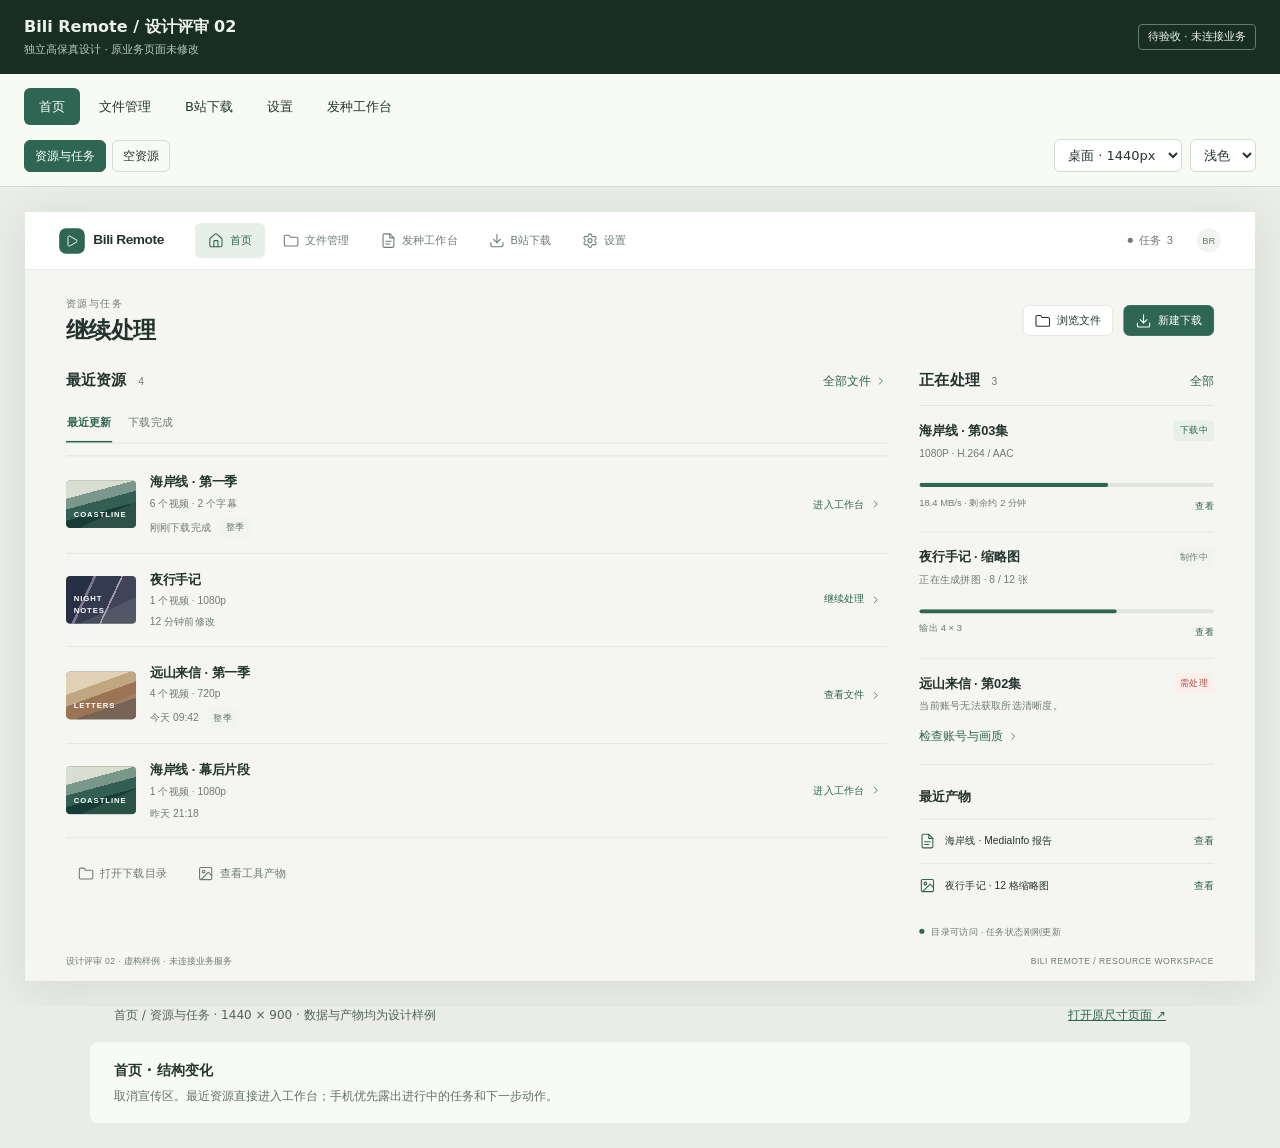
<file: docs/v2/design-review-02/index.html>
<!doctype html><html lang="zh-CN"><head><meta charset="utf-8"><meta name="viewport" content="width=device-width,initial-scale=1"><title>Bili Remote · 第二轮设计评审</title><style>
*{box-sizing:border-box}body{margin:0;background:#e9ece7;color:#24362e;font:13px/1.5 system-ui,"Noto Sans CJK SC",sans-serif}button,select,a{font:inherit}button,select{cursor:pointer}header{background:#182d24;color:#edf3ec;padding:15px 24px;display:flex;align-items:center;gap:24px;flex-wrap:wrap}header strong{font-size:16px}header small{font-size:11px;color:#b8cbbf}header .status{margin-left:auto;border:1px solid #627d6c;border-radius:4px;padding:4px 9px;font-size:11px}nav{display:flex;gap:4px;padding:14px 24px 0;background:#f8faf6;flex-wrap:wrap}button{border:1px solid transparent;background:none;border-radius:6px;padding:8px 14px;color:inherit}button.active{background:#2e6653;color:white}.controls{display:flex;justify-content:space-between;align-items:center;gap:15px;padding:14px 24px;background:#f8faf6;border-bottom:1px solid #d3dcd3;flex-wrap:wrap}.controls label{display:flex;align-items:center;gap:9px}select{background:white;color:#24362e;border:1px solid #d4ddd4;padding:7px 9px;border-radius:6px;max-width:230px}.states{display:flex;gap:6px;flex-wrap:wrap}.states button{font-size:12px;padding:6px 10px;border-color:#d4ddd4}.states button.active{border-color:#2e6653}.viewports{display:flex;align-items:center;gap:8px}.canvas{padding:25px;display:flex;justify-content:center;overflow:hidden}.frame-shell{position:relative;box-shadow:0 8px 40px #23342f18;flex:none;background:white}.frame-shell.mobile{border:6px solid #21382b;border-radius:27px;overflow:hidden;box-sizing:content-box}iframe{border:0;display:block;transform-origin:top left;background:#f5f5f1}.caption{max-width:1100px;padding:0 24px 18px;margin:auto;font-size:12px;color:#53655b;display:flex;justify-content:space-between;gap:15px;flex-wrap:wrap}.caption a{color:#2e6653}.note{max-width:1100px;margin:0 auto 25px;padding:18px 24px;background:#f8faf6;border-radius:8px}.note h2{margin:0 0 6px;font-size:14px}.note p{font-size:12px;margin:0;color:#617167}.note code{font-size:11px}@media(max-width:600px){header{padding:12px 15px;gap:8px}header strong{font-size:14px}header .status{margin-left:0}nav{padding:10px 10px 0;gap:0}nav button{font-size:12px;padding:8px}.controls{padding:12px;gap:12px}.viewports{flex-wrap:wrap}.canvas{padding:16px 8px}.caption{padding:0 15px 15px}.note{margin:0 10px 20px;padding:14px}.states{gap:5px}.states button{font-size:11px;padding:5px 8px}}
</style></head><body><header><div><strong>Bili Remote / 设计评审 02</strong><br><small>独立高保真设计 · 原业务页面未修改</small></div><span class="status">待验收 · 未连接业务</span></header><nav id="pages" aria-label="设计页面"></nav><div class="controls"><div id="states" class="states" aria-label="关键状态"></div><div class="viewports"><select id="size" aria-label="画布尺寸"><option value="1440">桌面 · 1440px</option><option value="390">手机 · 390px</option></select><select id="theme" aria-label="设计主题"><option value="light">浅色</option><option value="dark">深色</option></select></div></div><div class="canvas"><div class="frame-shell"><iframe id="frame" title="独立页面设计，可操作预设交互"></iframe></div></div><div class="caption"><span id="description"></span><a id="original" target="_blank" rel="noopener">打开原尺寸页面 ↗</a></div><div class="note"><h2 id="design-title"></h2><p id="design-note"></p></div><script>
const catalog={home:{name:'首页',states:{default:'资源与任务',empty:'空资源'},note:'取消宣传区。最近资源直接进入工作台；手机优先露出进行中的任务和下一步动作。'},files:{name:'文件管理',states:{default:'未选择',selected:'批量选择',detail:'文件详情',empty:'空目录',conflict:'操作冲突'},note:'目录树只负责导航。文件列表占据主体；选择前没有批量禁用按钮，选择后出现相应操作条。'},download:{name:'B站下载',states:{idle:'未解析',parsed:'解析成功',select:'选集与画质',running:'下载中',complete:'已完成',failed:'失败'},note:'六个阶段分别设计。解析后确认内容，再逐集选择能力范围内的画质；任务按具体文件展示进度、失败原因和结果入口。'},settings:{name:'设置',states:{downloads:'下载设置',files:'目录设置',naming:'命名规则',subtitle:'副标题',tools:'截图与报告',connections:'图床与种子',general:'常规',dirty:'未保存'},note:'分类与配置检查器分工。常用值同行编辑，长文本和连接按需展开；只有存在修改时才出现保存栏。'},workbench:{name:'发种工作台',states:{default:'单工作区',match:'影视匹配',naming:'命名预览',conflict:'命名冲突',tools:'工具结果',screenshot:'截图工具',preview:'完整预览'},note:'同一资源贯穿身份确认、文件名差异、文案编辑和素材。完整预览按需展开，人工文本不依赖项目保存。'}};
let p='home',s='default';const qs=new URLSearchParams(location.search);if(catalog[qs.get('page')])p=qs.get('page');s=qs.get('state')||Object.keys(catalog[p].states)[0];const $=id=>document.getElementById(id);if(qs.get('width')==='390')$('size').value='390';
function resize(){let width=+$('size').value,height=width===390?844:900,available=document.querySelector('.canvas').clientWidth-(innerWidth<600?16:50),scale=Math.min(1,available/(width+(width===390?12:0)));let shell=document.querySelector('.frame-shell');shell.classList.toggle('mobile',width===390);shell.style.width=width*scale+'px';shell.style.height=height*scale+'px';$('frame').style.width=width+'px';$('frame').style.height=height+'px';$('frame').style.transform=`scale(${scale})`;$('description').textContent=`${catalog[p].name} / ${catalog[p].states[s]||'自选交互'} · ${width} × ${height} · 数据与产物均为设计样例`}
function render(){let c=catalog[p];$('pages').innerHTML=Object.entries(catalog).map(([key,v])=>`<button data-page="${key}" class="${key===p?'active':''}">${v.name}</button>`).join('');$('states').innerHTML=Object.entries(c.states).map(([key,v])=>`<button data-state="${key}" class="${key===s?'active':''}">${v}</button>`).join('');let url=`screen.html?page=${p}&state=${s}&theme=${$('theme').value}`;$('frame').src=url;$('original').href=url;$('design-title').textContent=c.name+' · 结构变化';$('design-note').textContent=c.note;resize()}
document.addEventListener('click',e=>{if(e.target.dataset.page){p=e.target.dataset.page;s=Object.keys(catalog[p].states)[0];render()}if(e.target.dataset.state){s=e.target.dataset.state;render()}});$('size').onchange=resize;$('theme').onchange=render;window.addEventListener('resize',resize);render();
</script></body></html>
</file>
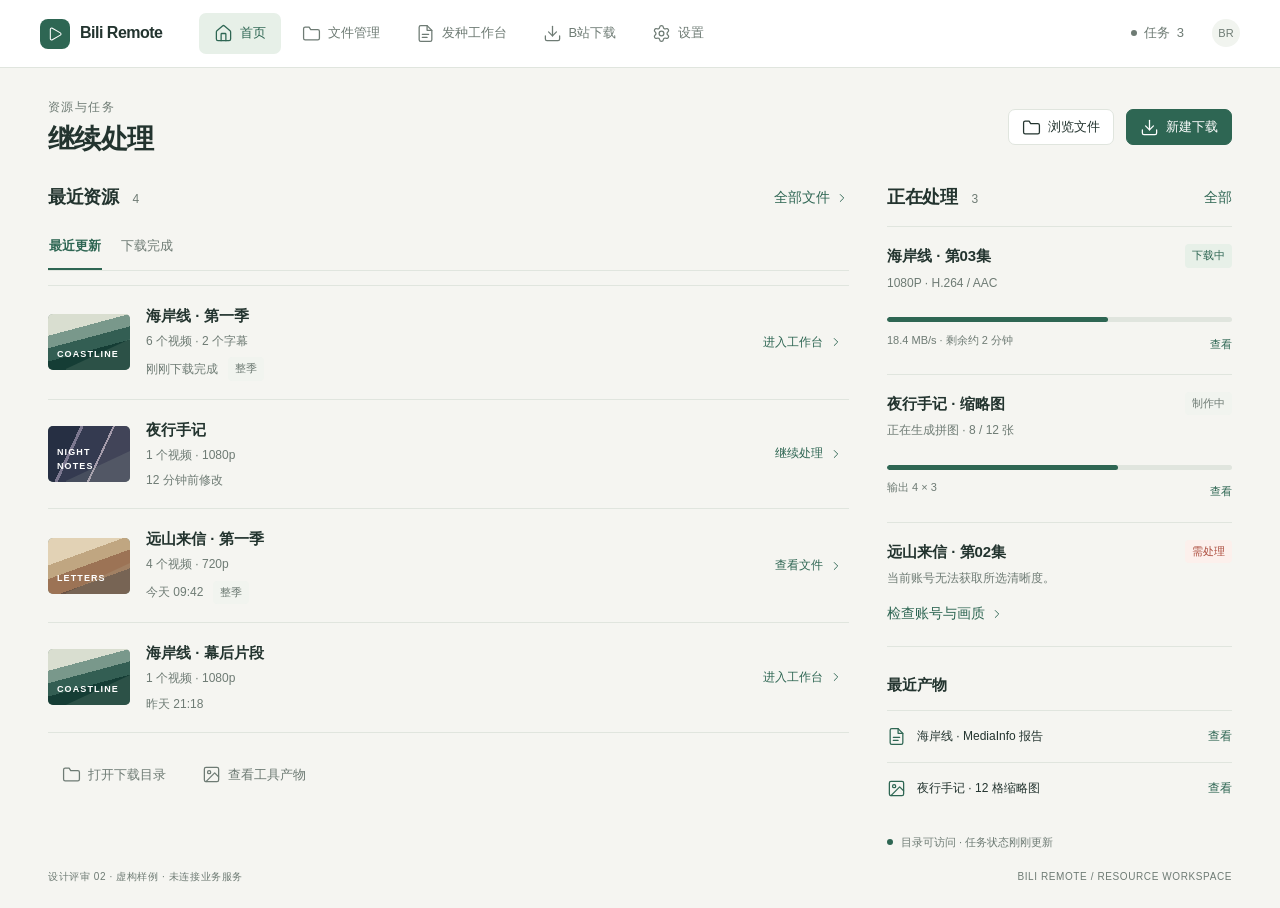
<file: docs/v2/design-review-02/screen.html>
<!doctype html>
<html lang="zh-CN"><head><meta charset="utf-8"><meta name="viewport" content="width=device-width,initial-scale=1"><title>Bili Remote · 设计评审</title><link rel="stylesheet" href="design.css"><script defer src="design.js"></script></head><body><div id="symbols" hidden></div><div id="app"></div><div id="overlay"></div><div id="toast" role="status"></div></body></html>
</file>
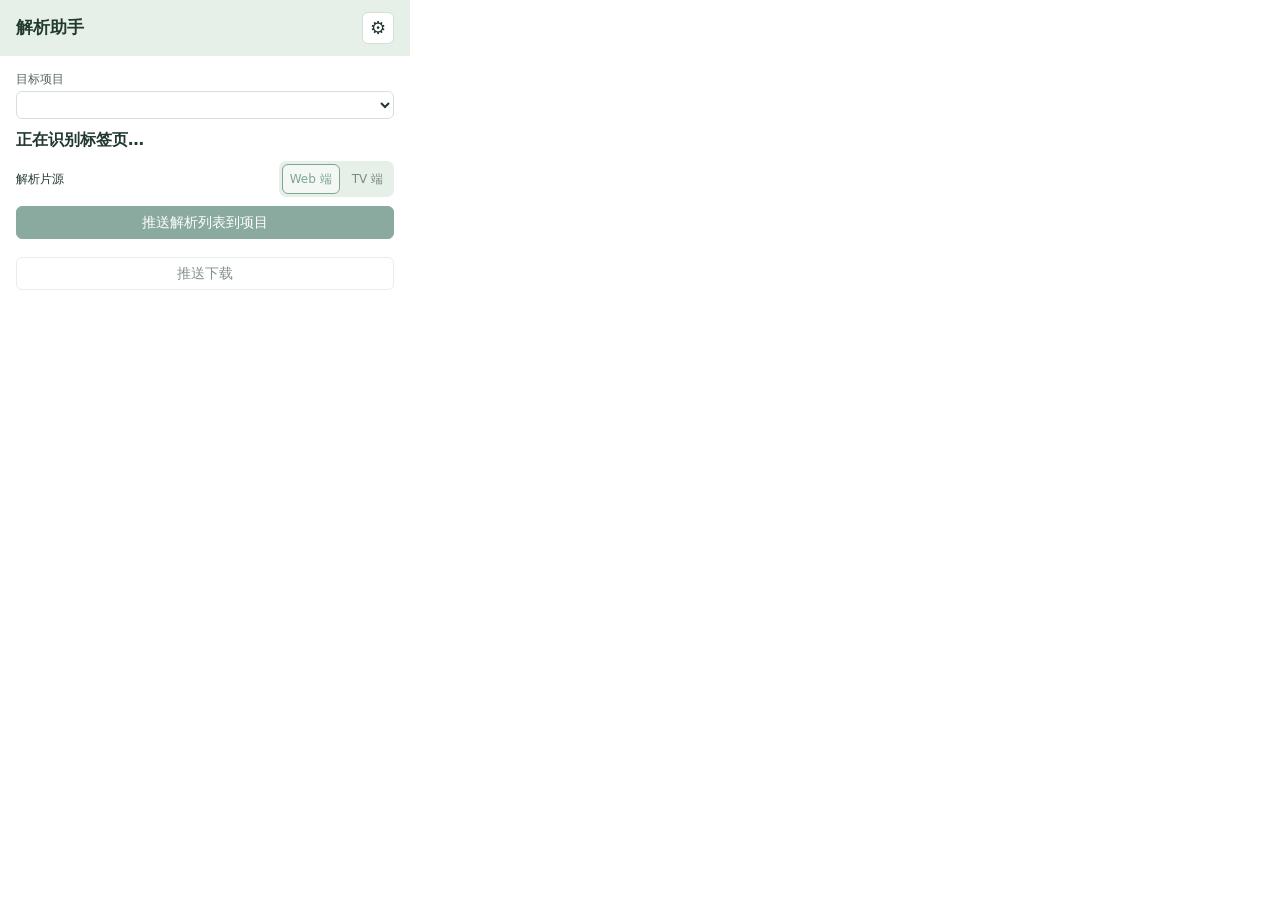
<file: bili_remote/static/v2/download/assistant/popup.html>
<!doctype html>
<html lang="zh-CN"><meta charset="utf-8"><meta name="viewport" content="width=device-width,initial-scale=1"><title>解析助手</title><link rel="stylesheet" href="assistant.css">
<body class="br-extension">
<header><strong>解析助手</strong><button class="br-settings" data-settings type="button" aria-label="设置" aria-controls="br-preferences" aria-expanded="false"><span aria-hidden="true">⚙</span></button></header>
<main>
  <section data-main>
    <label>目标项目<select data-target></select></label>
    <p class="br-muted" data-address></p>
    <strong data-title>正在识别标签页…</strong>
    <div class="br-source-row">
      <span>解析片源</span><div class="br-source" role="group" aria-label="解析片源">
        <button data-source="web" type="button" aria-pressed="true" disabled>Web 端</button>
        <button data-source="tv" type="button" aria-pressed="false" disabled>TV 端</button>
      </div>
    </div>
    <section data-local-tv hidden>
      <button type="button">生成 TV 登录二维码</button>
      <img alt="哔哩哔哩 TV 登录二维码" hidden>
      <small class="br-muted" role="status"></small>
    </section>
    <button data-send type="button" class="br-primary" disabled>推送解析列表到项目</button>
    <div data-picker></div>
    <button data-retry type="button" hidden>重新获取所选档位</button>
    <button data-download type="button" disabled>推送下载</button>
  </section>
  <section id="br-preferences" data-preferences hidden>
    <h2>扩展设置</h2>
    <div class="br-action"><label>已保存的项目<select data-manage></select></label><button data-add type="button">添加项目</button></div>
    <label>项目名称<input data-name maxlength="60" placeholder="例：家庭 VPS"></label>
    <label>项目网页地址<input data-url type="url" autocomplete="off" placeholder="https://bili.example.com"></label>
    <button data-save type="button" class="br-primary">连接并设为目标</button>
    <a data-login hidden target="_blank" rel="noopener noreferrer">打开项目登录</a>
    <h3>选集偏好</h3>
    <div class="br-action"><label>默认集数排序<select data-order><option value="asc">正序</option><option value="desc">倒序</option></select></label><label>列表可见行数<select data-rows><option value="2">2 行</option><option value="3">3 行</option><option value="4">4 行</option><option value="5">5 行</option></select></label></div>
  </section>
  <p data-status class="br-muted" role="status"></p>
</main>
<script type="module" src="popup.js"></script>
</body></html>
</file>
<file: docs/v2/design-review-02/design.css>
:root{color-scheme:light;--bg:#f5f5f1;--paper:#fff;--ink:#23342f;--muted:#6e7b74;--line:#e0e5de;--soft:#f1f4ef;--accent:#2e6653;--tint:#e7f0e8;--on:#fff;--warn:#95621e;--warnbg:#fbf1dd;--red:#ac4d3e;--redbg:#fcf0ec;--shadow:0 16px 64px #23342f20}
:root[data-theme=dark]{color-scheme:dark;--bg:#161d1a;--paper:#1d2722;--ink:#e6ece5;--muted:#a1afa5;--line:#34443a;--soft:#26352c;--accent:#a6cdb1;--tint:#2e4536;--on:#14261b;--warn:#dfbd7a;--warnbg:#3c3323;--red:#f1a390;--redbg:#422d29;--shadow:0 16px 64px #0006}
*{box-sizing:border-box}body{margin:0;background:var(--bg);color:var(--ink);font:14px/1.55 Inter,"Noto Sans CJK SC","Microsoft YaHei",sans-serif;-webkit-font-smoothing:antialiased}button,input,select,textarea{font:inherit;color:inherit}button,a,input,textarea,select{ -webkit-tap-highlight-color:transparent}button{cursor:pointer}button:focus-visible,a:focus-visible{outline:3px solid #9fbba9;outline-offset:3px}a{color:inherit;text-decoration:none}button{border:0;background:none}button:disabled{opacity:.5;cursor:default}h1,h2,h3,p{margin:0}h1{font-size:27px;letter-spacing:-.7px;font-weight:650;line-height:1.3}h2{font-size:18px;letter-spacing:-.3px;font-weight:600}h3{font-size:15px;font-weight:600}small,.small{font-size:12px;color:var(--muted)}strong{font-weight:600}.muted{color:var(--muted)}.mono{font-family:ui-monospace,SFMono-Regular,Consolas,monospace;font-size:12px;overflow-wrap:anywhere}.icon{width:19px;height:19px;fill:none;stroke:currentColor;stroke-width:1.6;stroke-linecap:round;stroke-linejoin:round;flex:none}.icon.tiny{width:14px;height:14px}.row{display:flex;align-items:center;gap:12px}.spread{justify-content:space-between}.wrap{flex-wrap:wrap}.grow{flex:1;min-width:0}.stack{display:grid;gap:6px}.nowrap{white-space:nowrap}.btn{display:inline-flex;align-items:center;justify-content:center;gap:7px;min-height:36px;padding:7px 13px;border-radius:7px;background:var(--paper);border:1px solid var(--line);white-space:nowrap;font-size:13px;font-weight:500}.btn:hover{background:var(--soft)}.btn.primary{background:var(--accent);color:var(--on);border-color:var(--accent)}.btn.quiet{background:none;border-color:transparent;color:var(--muted)}.btn.slim{min-height:30px;padding:4px 8px;font-size:12px}.btn.icononly{width:36px;padding:7px}.text-btn{color:var(--accent);padding:4px 0;font-weight:500;display:inline-flex;align-items:center;gap:5px}.danger{color:var(--red)}.badge{display:inline-flex;align-items:center;gap:5px;border-radius:4px;background:var(--tint);color:var(--accent);font-size:11px;padding:3px 7px;white-space:nowrap}.badge.warn{color:var(--warn);background:var(--warnbg)}.badge.error{color:var(--red);background:var(--redbg)}.badge.neutral{background:var(--soft);color:var(--muted)}.dot{width:6px;height:6px;border-radius:50%;background:currentColor;display:inline-block}.appbar{height:68px;background:var(--paper);border-bottom:1px solid var(--line);display:flex;align-items:center;padding:0 40px;gap:36px}.brand{display:flex;align-items:center;gap:10px;font-weight:700;font-size:16px;letter-spacing:-.5px;white-space:nowrap}.brand-mark{display:grid;place-items:center;background:var(--accent);color:var(--on);width:30px;height:30px;border-radius:8px}.brand-mark .icon{width:16px;height:16px}.topnav{display:flex;gap:6px;align-self:stretch;align-items:center;flex:1}.navlink{display:flex;gap:7px;align-items:center;padding:10px 15px;border-radius:7px;color:var(--muted);font-size:13px;font-weight:500}.navlink.active{background:var(--tint);color:var(--accent)}.account{display:flex;align-items:center;gap:14px}.avatar{display:grid;place-items:center;width:28px;height:28px;background:var(--soft);border-radius:50%;font-size:11px;color:var(--muted)}.mobile-nav{display:none}.page{max-width:1440px;margin:auto;padding:30px 48px 24px}.pagehead{display:flex;align-items:center;justify-content:space-between;gap:16px;margin-bottom:26px}.pagehead .eyebrow{font-size:12px;letter-spacing:1.4px;color:var(--muted);margin-bottom:5px}.pagehead p{margin-top:6px;color:var(--muted);font-size:13px}.sectionhead{display:flex;align-items:center;justify-content:space-between;gap:12px;padding:0 0 14px}.sectionhead h2 small{font-weight:400;margin-left:9px}.design-foot{padding:18px 0 0;color:var(--muted);font-size:10px;letter-spacing:.6px;display:flex;justify-content:space-between}.divider{border:0;border-top:1px solid var(--line);margin:20px 0}.tabs{display:flex;gap:18px;border-bottom:1px solid var(--line);margin-bottom:14px;overflow:auto}.tabs button{padding:10px 1px 11px;white-space:nowrap;color:var(--muted);font-size:13px;border-bottom:2px solid transparent}.tabs button.active{color:var(--accent);border-color:var(--accent);font-weight:600}.input{border:1px solid var(--line);border-radius:6px;padding:9px 12px;background:var(--paper);min-width:0;outline-offset:2px}.search{display:flex;align-items:center;gap:9px;border:1px solid var(--line);border-radius:7px;padding:0 11px;background:var(--paper)}.search input{border:0;background:none;outline:none;padding:10px 0;min-width:0;width:100%}.search .icon{color:var(--muted)}.check{width:16px;height:16px;accent-color:var(--accent);margin:0;flex:none}progress{width:100%;height:5px;border:0;border-radius:9px;overflow:hidden;background:var(--line);color:var(--accent)}progress::-webkit-progress-bar{background:var(--line)}progress::-webkit-progress-value{background:var(--accent);border-radius:9px}.notice{padding:10px 13px;background:var(--warnbg);color:var(--warn);font-size:12px;border-radius:6px;display:flex;align-items:center;gap:10px}.notice.error{background:var(--redbg);color:var(--red)}.notice.good{background:var(--tint);color:var(--accent)}.notice .grow{min-width:0}.panel{background:var(--paper);border:1px solid var(--line);border-radius:9px}.empty{padding:65px 20px;text-align:center}.empty .icon{width:30px;height:30px;color:var(--muted);margin-bottom:12px}.empty p{margin:8px 0 20px;color:var(--muted)}
/* Original schematic covers are labeled fictional in the review chrome. */
.cover{background:#82958b;position:relative;overflow:hidden;border-radius:5px;flex:none;color:#fff;width:82px;height:56px;isolation:isolate}.cover:before{content:"";position:absolute;inset:0;background:linear-gradient(165deg,#d9ded0 0 28%,#79988b 28% 44%,#335e53 44% 61%,#153d35 61% 100%);z-index:-1}.cover:after{content:"";position:absolute;width:100%;height:60%;background:#c4d4bd22;transform:rotate(-25deg);bottom:-25%;left:25%;z-index:-1}.cover.city:before{background:linear-gradient(115deg,#262f43 0 30%,#7c7890 30% 33%,#343a50 33% 60%,#a49bab 60% 62%,#414458 62%)}.cover.dune:before{background:linear-gradient(160deg,#e2d2b5 0 32%,#c0a681 32% 48%,#9c7355 48% 70%,#6b5344 70%)}.cover span{position:absolute;bottom:8px;left:9px;font-size:9px;letter-spacing:1.1px;font-weight:600}.cover.large{width:172px;height:112px}.cover.large span{font-size:15px;left:16px;bottom:14px}.cover.poster{width:66px;height:88px}.cover.poster span{font-size:10px}.homegrid{display:grid;grid-template-columns:minmax(0,1fr) 340px;gap:38px}.resource-list{border-top:1px solid var(--line)}.resource{display:flex;align-items:center;gap:16px;padding:18px 0;border-bottom:1px solid var(--line)}.resource h3{font-size:15px;margin-bottom:3px}.resource .meta{display:flex;gap:10px;margin-top:6px;align-items:center;font-size:12px;color:var(--muted)}.resource .go{border:0;background:none;color:var(--accent);display:flex;align-items:center;gap:6px;font-size:12px;white-space:nowrap}.task-list{border-top:1px solid var(--line)}.task{padding:17px 0;border-bottom:1px solid var(--line)}.task p{font-size:12px;color:var(--muted);margin:6px 0 12px}.task .taskfoot{display:flex;justify-content:space-between;font-size:11px;margin-top:6px;color:var(--muted)}.task .tiny-cover{width:40px;height:32px}.quickline{display:flex;gap:8px;margin:24px 0 0}.latest{margin-top:26px}.result-line{display:flex;align-items:center;gap:11px;padding:12px 0;border-top:1px solid var(--line);font-size:12px}.result-line .icon{color:var(--accent)}.home-status{font-size:11px;color:var(--muted);display:flex;align-items:center;gap:8px;margin-top:20px}.home-status .dot{color:var(--accent)}
/* File list owns the canvas. Selection replaces the ordinary toolbar. */
.files-layout{display:grid;grid-template-columns:190px minmax(0,1fr);min-height:580px;gap:24px}.tree{padding:7px 20px 0 0;border-right:1px solid var(--line)}.tree-label{font-size:10px;letter-spacing:1px;color:var(--muted);padding:6px 10px 10px}.tree button{width:100%;display:flex;align-items:center;gap:8px;text-align:left;padding:9px 10px;border-radius:5px;color:var(--muted);font-size:13px}.tree button.active{background:var(--tint);color:var(--accent)}.tree button.indent{padding-left:31px;font-size:12px}.tree .count{margin-left:auto;font-size:10px}.breadcrumbs{display:flex;gap:7px;align-items:center;color:var(--muted);font-size:12px;margin-bottom:17px;flex-wrap:wrap}.breadcrumbs strong{color:var(--ink)}.filetoolbar{display:flex;justify-content:space-between;gap:14px;align-items:center;margin-bottom:14px;min-height:42px}.filetoolbar .search{width:280px}.selectionbar{background:var(--tint);color:var(--accent);padding:8px 12px;border-radius:7px;display:flex;align-items:center;gap:12px;min-height:50px;margin-bottom:10px}.selectionbar .actions{margin-left:auto;display:flex;gap:7px}.selectionbar strong{white-space:nowrap;font-size:12px}.file-table{width:100%;border-collapse:collapse;text-align:left}.file-table th{font-weight:400;color:var(--muted);font-size:11px;padding:9px 10px;background:var(--soft);border-bottom:1px solid var(--line)}.file-table td{padding:14px 10px;border-bottom:1px solid var(--line);font-size:12px}.file-table tr.selected{background:var(--tint)}.file-table td:first-child{width:31px}.file-table .namecell{display:flex;align-items:center;gap:12px}.file-table .namecell .icon{color:var(--muted)}.file-name{font-size:13px;text-align:left;padding:0;overflow-wrap:anywhere;line-height:1.4}.file-name small{display:block;margin-top:3px;font-size:11px}.file-table td:last-child{width:30px}.file-table .num{text-align:right;white-space:nowrap;color:var(--muted)}.file-summary{display:flex;justify-content:space-between;font-size:11px;color:var(--muted);padding:15px 8px}.mobile-only{display:none}.detail-pairs{display:grid;grid-template-columns:110px 1fr;gap:12px;margin:22px 0;font-size:12px}.detail-pairs dt{color:var(--muted)}.detail-pairs dd{margin:0;overflow-wrap:anywhere}
/* Download: source -> capability-based selection -> individual jobs. */
.linkbar{display:flex;align-items:center;gap:10px;padding:12px 14px;background:var(--paper);border:1px solid var(--line);border-radius:8px;margin-bottom:22px}.linkbar input{flex:1;min-width:0;background:none;border:0;outline:none}.linkbar .source{padding:3px 10px;border-right:1px solid var(--line);color:var(--muted);font-size:12px}.download-layout{display:grid;grid-template-columns:minmax(0,1fr) 300px;gap:30px}.media-summary{display:flex;align-items:center;gap:20px;margin-bottom:22px}.media-summary h2{font-size:21px}.media-summary .meta{color:var(--muted);font-size:12px;margin:7px 0 11px}.download-steps{display:flex;gap:24px;border-bottom:1px solid var(--line);margin-bottom:24px;padding:0 0 12px;font-size:12px;color:var(--muted)}.download-steps .current{color:var(--accent);font-weight:600}.download-steps span b{font-size:10px;display:inline-grid;place-items:center;background:var(--soft);width:18px;height:18px;border-radius:50%;margin-right:7px}.download-steps .current b{background:var(--accent);color:var(--on)}.episode{display:flex;align-items:center;gap:12px;border-top:1px solid var(--line);padding:14px 5px}.episode .ep{color:var(--muted);font:12px ui-monospace,monospace;width:26px}.episode .title{font-size:13px}.episode .title small{display:block;margin-top:2px}.episode .input{padding:6px 9px;font-size:12px;max-width:180px}.summary-side{background:var(--soft);border-radius:8px;padding:20px;height:fit-content}.summary-side h3{margin-bottom:16px}.summary-side dl{display:grid;grid-template-columns:1fr auto;gap:12px;font-size:12px;margin:0}.summary-side dt{color:var(--muted)}.summary-side dd{margin:0;text-align:right}.summary-side .btn{width:100%;margin-top:20px}.summary-side .note{font-size:11px;color:var(--muted);margin-top:12px}.queue-header{display:flex;align-items:center;justify-content:space-between;margin-bottom:14px}.job{padding:18px 0;border-top:1px solid var(--line)}.job .job-info{display:flex;align-items:center;gap:12px}.job .metrics{display:flex;gap:18px;font-size:12px;color:var(--muted);margin:13px 0 8px}.job .metrics strong{color:var(--ink)}.job .job-progress{display:flex;gap:14px;align-items:center}.job .job-progress progress{flex:1}.job .job-progress span{font-size:11px;color:var(--muted)}.job .notice{margin-top:12px}.job .job-actions{display:flex;gap:8px;margin-top:12px}.idle-download{max-width:700px;margin:30px auto 36px}.idle-download h2{margin-bottom:16px}.how-row{display:flex;align-items:center;gap:18px;padding:17px 0;border-bottom:1px solid var(--line)}.how-row .step{font:12px ui-monospace,monospace;color:var(--muted)}.how-row p{font-size:12px;color:var(--muted);margin-top:3px}.history-mini{margin-top:28px}.history-mini .result-line{padding:15px 0}.expand{border-top:1px solid var(--line);padding:14px 0;font-size:12px}.expand summary{cursor:pointer;color:var(--muted)}.expand .form-row{display:grid;grid-template-columns:1fr 1fr;gap:15px;margin-top:14px}.expand label{display:grid;gap:6px}
/* Settings are a compact value inspector, not a form dashboard. */
.settings-layout{display:grid;grid-template-columns:205px minmax(0,1fr);gap:36px;min-height:590px}.settings-nav{border-right:1px solid var(--line);padding-right:20px}.settings-nav .group{font-size:10px;letter-spacing:1px;color:var(--muted);padding:18px 10px 9px}.settings-nav button{width:100%;padding:10px 12px;text-align:left;font-size:13px;border-radius:6px;color:var(--muted);display:flex;align-items:center;gap:9px}.settings-nav button.active{background:var(--tint);color:var(--accent)}.settings-content{max-width:880px}.settings-intro{display:flex;justify-content:space-between;align-items:start;padding-bottom:22px}.settings-intro h2{font-size:21px}.settings-intro p{color:var(--muted);font-size:12px;margin-top:6px}.setting-section{border-top:1px solid var(--line);margin-top:10px}.setting-section>h3{font-size:11px;color:var(--muted);padding:15px 0 4px;font-weight:500;letter-spacing:.5px}.setting-row{display:flex;align-items:center;justify-content:space-between;gap:32px;padding:15px 0;border-bottom:1px solid var(--line)}.setting-row:last-child{border-bottom:0}.setting-row p{font-size:11px;color:var(--muted);margin-top:3px;max-width:480px}.setting-row .control{flex:none;display:flex;gap:8px;align-items:center}.setting-row select,.setting-row input:not([type=checkbox]){max-width:210px;font-size:12px;min-height:34px}.setting-row input[type=number]{width:75px}.toggle{width:32px;height:19px;border-radius:12px;background:var(--line);padding:3px;display:flex;align-items:center}.toggle.on{background:var(--accent)}.toggle:after{content:"";width:13px;height:13px;border-radius:50%;background:var(--paper)}.toggle.on:after{margin-left:auto;background:var(--on)}.settings-save{margin-top:24px;display:flex;align-items:center;gap:12px;justify-content:space-between;padding:14px;background:var(--tint);border-radius:7px;color:var(--accent);font-size:12px}.setting-sub{font-size:12px;color:var(--muted);margin-top:20px}.path{font:12px ui-monospace,monospace;color:var(--muted)}
/* Workbench: one continuous document, no permanently embedded file manager. */
.workbench{max-width:1216px;margin:auto}.resource-header{display:flex;gap:17px;align-items:center;padding-bottom:20px;border-bottom:1px solid var(--line)}.resource-header h1{font-size:23px}.resource-header p{font-size:12px;color:var(--muted);margin:5px 0 9px}.resource-header .actions{margin-left:auto;display:flex;gap:8px;align-self:start}.resource-header .cover{width:75px;height:89px}.wb-section{padding:22px 0;border-bottom:1px solid var(--line)}.wb-section .sectionhead{padding-bottom:13px}.wb-section .sectionhead h2{font-size:16px}.identity-line{display:flex;align-items:center;gap:16px;font-size:13px}.identity-line .identity-facts{display:flex;gap:10px;color:var(--muted);font-size:12px;margin-top:4px}.identity-line .btn{margin-left:auto}.naming-controls{display:flex;align-items:end;gap:12px;margin:14px 0}.naming-controls label{display:grid;gap:4px;font-size:11px;color:var(--muted)}.naming-controls .input{padding:7px 9px;font-size:12px;max-width:155px}.naming-controls .wide{flex:1}.naming-controls .wide .input{max-width:none;width:100%}.rename-preview{background:var(--soft);padding:13px 15px;border-radius:7px;display:flex;align-items:center;gap:16px}.rename-preview .mono{font-size:12px}.rename-preview .old{color:var(--muted);font-size:11px;margin-bottom:4px}.edit-block{margin:15px 0 18px}.edit-label{display:flex;align-items:center;justify-content:space-between;margin-bottom:6px;font-size:12px;color:var(--muted)}.editor{width:100%;border:1px solid var(--line);background:var(--paper);border-radius:6px;padding:11px 13px;resize:vertical;line-height:1.65;min-height:46px;font-size:13px}.editor.title{font-size:17px;font-weight:500}.editor.overview{min-height:115px}.format-tools{display:flex;align-items:center;gap:14px;padding:7px 12px;background:var(--soft);border:1px solid var(--line);border-bottom:0;border-radius:6px 6px 0 0;font-size:12px;color:var(--muted)}.format-tools+.editor{border-radius:0 0 6px 6px}.toolstrip{display:flex;gap:10px;align-items:center}.toolstrip .btn{min-width:120px}.artifact-list{display:flex;gap:12px;flex-wrap:wrap;margin-top:16px}.artifact{display:flex;align-items:center;gap:10px;padding:10px 12px;border:1px solid var(--line);border-radius:6px;min-width:200px;flex:1}.artifact strong{font-size:12px}.artifact small{display:block;font-size:11px}.artifact .cover{width:56px;height:38px}.wb-footer{display:flex;justify-content:space-between;font-size:11px;color:var(--muted);padding-top:16px}.candidate{display:flex;gap:14px;align-items:center;padding:15px 0;border-bottom:1px solid var(--line)}.candidate .facts{font-size:12px;color:var(--muted);margin:5px 0}.candidate.selected{background:var(--tint);padding:15px 12px;border-radius:6px}.preview-layout{display:grid;grid-template-columns:1fr 205px;gap:26px}.preview-document{padding:24px;border:1px solid var(--line);border-radius:6px}.preview-document h2{font-size:20px;margin-bottom:6px}.preview-document p{font-size:13px;margin:14px 0;line-height:1.8}.preview-document .cover.large{width:100%;height:180px;margin:20px 0}.preview-document pre{font-size:11px;white-space:pre-wrap;background:var(--soft);padding:14px;border-radius:5px}.preview-outline{font-size:12px}.preview-outline div{padding:10px 0;border-bottom:1px solid var(--line)}.preview-code{white-space:pre-wrap;overflow-wrap:anywhere;font:12px/1.8 ui-monospace,monospace;background:var(--soft);padding:20px;margin:0;border-radius:6px}.preview-subtitle{color:var(--muted);font-size:12px}
/* Overlays are design states, never real jobs or file operations. */
.backdrop{position:fixed;inset:0;background:#14231d55;z-index:20;display:flex;align-items:center;justify-content:center;padding:24px;backdrop-filter:blur(3px)}.modal{background:var(--paper);border-radius:12px;box-shadow:var(--shadow);width:min(800px,100%);max-height:calc(100vh - 48px);overflow:auto;padding:25px}.modal.wide{width:min(1060px,100%)}.modalhead{display:flex;align-items:center;justify-content:space-between;margin-bottom:20px;gap:12px}.modalhead p{font-size:12px;color:var(--muted);margin-top:4px}.modalfoot{display:flex;justify-content:space-between;align-items:center;gap:12px;border-top:1px solid var(--line);padding-top:18px;margin-top:22px;font-size:12px}.modalfoot .row{flex-wrap:wrap}.file-diff{margin-top:18px}.file-diff>div{padding:12px 0;border-top:1px solid var(--line)}.file-diff .before{color:var(--muted);font-size:11px;margin-bottom:5px}.drawer{margin-left:auto;align-self:stretch;width:385px;max-height:none;border-radius:0;padding:25px}.backdrop.drawerback{padding:0}.sheet-art{height:160px;width:100%!important}.source-tag{color:var(--muted);font-size:10px}.tool-config{display:grid;grid-template-columns:1fr 1fr;gap:16px;margin:18px 0}.tool-config label{display:grid;gap:6px;font-size:12px}.tool-grid{display:grid;grid-template-columns:repeat(3,1fr);gap:8px;margin:18px 0}.tool-grid .cover{width:100%;height:84px}.tool-grid .cover span{font-size:10px}.log{background:var(--soft);padding:14px;border-radius:6px;font:12px/1.8 ui-monospace,monospace;white-space:pre-wrap}#toast{display:none;position:fixed;bottom:22px;left:50%;transform:translateX(-50%);max-width:calc(100% - 32px);padding:12px 20px;background:var(--ink);color:var(--paper);border-radius:8px;box-shadow:var(--shadow);z-index:40;font-size:12px}#toast.visible{display:block}
@media(min-width:1200px){.page.files{padding:25px 32px}.page.files .pagehead{margin-bottom:22px}.homegrid{grid-template-columns:minmax(0,1fr) 345px}}
@media(max-width:1000px){.appbar{padding:0 20px;gap:18px}.topnav{gap:0}.navlink{padding:10px}.navlink .icon{display:none}.account .task-label{display:none}.page{padding:24px}.homegrid{grid-template-columns:minmax(0,1fr) 285px;gap:24px}.download-layout{grid-template-columns:minmax(0,1fr) 245px;gap:20px}.settings-layout{gap:24px;grid-template-columns:170px minmax(0,1fr)}.files-layout{grid-template-columns:160px minmax(0,1fr);gap:15px}.file-table .typecol{display:none}}
@media(max-width:600px){body{font-size:14px}.appbar{height:56px;padding:0 17px;gap:12px}.brand{font-size:14px;gap:8px}.brand-mark{width:26px;height:26px}.brand-mark .icon{width:14px}.topnav{display:none}.account{margin-left:auto;gap:7px}.account .avatar{display:none}.account .btn{min-height:32px;font-size:11px;padding:5px 8px}.account .icon{width:16px}.mobile-nav{display:flex;position:fixed;bottom:0;left:0;right:0;z-index:15;justify-content:space-around;background:var(--paper);border-top:1px solid var(--line);padding:7px 6px max(8px,env(safe-area-inset-bottom))}.mobile-nav .navlink{flex-direction:column;gap:3px;padding:3px 7px;background:none;font-size:10px;min-width:60px;min-height:42px}.mobile-nav .navlink .icon{display:block;width:18px;height:18px}.mobile-nav .navlink.active{color:var(--accent);font-weight:700}.page{padding:20px 17px 82px}.pagehead{margin-bottom:20px;align-items:start}.pagehead h1{font-size:23px}.pagehead .eyebrow{font-size:10px;letter-spacing:1px}.pagehead p{font-size:12px}.pagehead .row{gap:5px}.pagehead .btn{font-size:12px;padding:7px 9px}.pagehead .desktop-only{display:none}.mobile-only{display:initial}.desktop-only{display:none!important}.btn{min-height:38px;padding:8px 11px;font-size:12px}.btn.slim{min-height:34px}.btn.icononly{min-height:38px;width:38px}.input,.search input{font-size:16px}.row{gap:9px}.design-foot{font-size:9px;gap:14px;margin-top:6px}.design-foot span:last-child{display:none}.sectionhead h2{font-size:16px}.tabs{gap:21px}.tabs button{font-size:12px;padding:9px 0}.homegrid{display:flex;flex-direction:column;gap:24px}.homegrid .activity{order:-1}.homegrid .activity .task-list{display:grid;grid-template-columns:1fr;gap:0}.homegrid .activity .task{padding:12px 0}.homegrid .activity .task:nth-child(n+3){display:none}.homegrid .activity .task p{margin:3px 0 8px}.homegrid .activity .taskfoot{margin-top:4px}.homegrid .activity .latest,.home-status{display:none}.resource{gap:11px;padding:15px 0}.resource .cover{width:60px;height:52px}.resource h3{font-size:14px}.resource .meta{font-size:10px;gap:5px;margin-top:4px;flex-wrap:wrap}.resource .go{font-size:11px}.resource .small{font-size:10px}.resource .go .icon{display:none}.quickline{margin-top:18px}.files-layout{display:block;min-height:0}.tree{display:none}.breadcrumbs{font-size:11px;gap:5px;margin-bottom:14px}.filetoolbar{gap:8px;flex-wrap:wrap}.filetoolbar .search{width:auto;flex:1}.filetoolbar .btn{font-size:11px}.file-table .typecol,.file-table .datecol,.file-table .sizecol{display:none}.file-table th{font-size:10px;padding:8px 5px}.file-table td{padding:15px 5px}.file-table td:first-child{width:26px}.file-table .namecell{gap:8px}.file-name{font-size:12px}.file-name small{font-size:10px}.file-table .namecell .icon{width:17px}.file-table td:last-child{width:24px}.file-table .btn.icononly{width:26px;padding:0}.file-summary{font-size:10px;padding:14px 0}.selectionbar{flex-wrap:wrap;padding:9px;gap:7px}.selectionbar .actions{margin-left:0;width:100%;gap:5px}.selectionbar .actions .btn{font-size:11px;padding:6px 9px;flex:1}.selectionbar .actions .btn:last-child{flex:0}.filetoolbar .sort{display:none}.linkbar{padding:10px;margin-bottom:20px;flex-wrap:wrap;gap:8px}.linkbar .source{font-size:10px;padding:0 7px 0 0}.linkbar input{font-size:13px}.linkbar .btn{padding:7px 9px;font-size:12px}.download-layout{display:block}.media-summary{gap:12px;margin-bottom:20px}.media-summary .cover.large{width:100px;height:81px}.cover.large span{font-size:11px;left:11px}.media-summary h2{font-size:18px}.media-summary .meta{font-size:11px;margin:4px 0 8px}.download-steps{gap:17px;font-size:11px;margin-bottom:18px}.download-steps span b{margin-right:5px}.episode{gap:8px;padding:12px 0;flex-wrap:wrap}.episode .ep{width:20px;font-size:11px}.episode .title{font-size:12px}.episode .title small{font-size:10px}.episode .input{max-width:135px;font-size:11px;padding:7px 5px}.episode .badge{font-size:10px}.summary-side{margin-top:20px;padding:16px}.summary-side h3{margin-bottom:12px}.summary-side dl{gap:9px}.summary-side .btn{margin-top:15px}.job{padding:16px 0}.job .metrics{font-size:11px;gap:12px}.job .job-info{gap:9px}.job .job-info .cover{width:60px;height:44px}.job .job-info h3{font-size:13px}.job .job-info small{font-size:10px}.job .job-actions{flex-wrap:wrap}.job .job-actions .btn{font-size:11px}.job .notice{align-items:start;font-size:11px}.idle-download{margin:26px 0}.how-row{gap:13px}.how-row h3{font-size:13px}.how-row p{font-size:11px}.idle-download h2{font-size:16px}.queue-header h2{font-size:16px}.settings-layout{display:block;min-height:0}.settings-nav{display:none}.settings-picker{display:flex;align-items:center;gap:9px;padding-bottom:20px;border-bottom:1px solid var(--line);margin-bottom:20px}.settings-picker select{flex:1;font-size:14px}.settings-intro{padding-bottom:14px}.settings-intro h2{font-size:19px}.settings-intro p{font-size:11px}.setting-row{gap:14px;padding:15px 0}.setting-row strong{font-size:12px}.setting-row p{font-size:10px;max-width:205px}.setting-row .control{gap:3px}.setting-row select,.setting-row input:not([type=checkbox]){max-width:140px;font-size:12px;padding:7px 6px}.setting-row input[type=number]{max-width:63px}.setting-row .path{font-size:10px;max-width:105px;overflow-wrap:anywhere}.settings-save{flex-wrap:wrap;font-size:11px}.settings-save .row{margin-left:auto}.setting-sub{font-size:11px}.resource-header{gap:12px;align-items:start;flex-wrap:wrap;padding-bottom:17px}.resource-header .cover{width:54px;height:72px}.resource-header h1{font-size:20px}.resource-header p{font-size:10px;margin:4px 0 7px}.resource-header .badge{font-size:9px}.resource-header .actions{width:100%;margin:0;justify-content:space-between}.resource-header .actions .btn{font-size:12px}.wb-section{padding:19px 0}.wb-section .sectionhead h2{font-size:15px}.wb-section .sectionhead small{font-size:10px}.identity-line{gap:10px;flex-wrap:wrap;font-size:12px}.identity-line .identity-facts{font-size:10px;gap:7px}.identity-line .btn{font-size:11px}.naming-controls{flex-wrap:wrap;gap:8px;align-items:start}.naming-controls .wide{flex-basis:100%}.naming-controls label{font-size:10px;flex:1}.naming-controls .input{max-width:100%;width:100%;font-size:12px}.rename-preview{padding:11px;align-items:start;flex-wrap:wrap;gap:9px}.rename-preview .mono{font-size:10px}.rename-preview .old{font-size:10px}.rename-preview .btn{font-size:11px;margin-left:auto}.edit-block{margin:10px 0 16px}.edit-label{font-size:11px}.edit-label .btn{font-size:10px;min-height:30px}.editor{font-size:14px;padding:10px;min-height:68px}.editor.title{font-size:15px}.editor.overview{min-height:150px}.format-tools{gap:17px}.toolstrip{gap:6px;flex-wrap:wrap}.toolstrip .btn{min-width:0;flex:1;font-size:11px;padding:7px 6px}.toolstrip .icon{width:16px}.artifact-list{gap:8px}.artifact{min-width:100%;padding:9px}.wb-footer{font-size:10px;gap:10px}.backdrop{padding:0;align-items:stretch}.modal{border-radius:0;max-height:100dvh;min-height:100dvh;width:100%;padding:20px 17px;overscroll-behavior:contain}.modalhead{margin-bottom:20px;align-items:start}.modalhead h2{font-size:20px}.modalhead p{font-size:11px}.modalfoot{font-size:11px;flex-wrap:wrap;gap:15px}.modalfoot .row{margin-left:auto}.candidate .cover.poster{width:50px;height:68px}.candidate h3{font-size:13px}.candidate .facts{font-size:11px}.candidate .btn{font-size:11px;padding:7px 10px}.preview-layout{display:block}.preview-document{padding:16px}.preview-document h2{font-size:18px}.preview-document p{font-size:12px}.preview-document .cover.large{height:150px}.preview-outline{display:none}.preview-toolbar{gap:8px;flex-wrap:wrap}.preview-toolbar .input{font-size:13px}.drawer{width:100%}.tool-config{gap:10px}.tool-config label{font-size:11px}.tool-config .input{font-size:13px}.tool-grid{gap:6px}.tool-grid .cover{height:68px}.notice{font-size:11px;gap:6px}.expand .form-row{grid-template-columns:1fr}.check{width:18px;height:18px}#toast{bottom:76px;min-width:240px;text-align:center}}
/* Compact document rhythm and a reachable mobile download confirmation. */
.mobile-download-dock{display:none}.wb-section{padding:17px 0}.wb-section.publication .edit-block{margin:10px 0 13px}.wb-section.publication .editor{background:var(--paper)}.wb-section.publication .edit-label{margin-bottom:4px}.wb-section.publication .editor.overview{min-height:100px}
@media(max-width:600px){.mobile-download-dock{display:flex;position:fixed;bottom:58px;left:0;right:0;background:var(--paper);border-top:1px solid var(--line);padding:10px 17px;align-items:center;justify-content:space-between;gap:12px;z-index:16}.mobile-download-dock strong{font-size:12px}.mobile-download-dock small{display:block;font-size:10px}.download:has(.mobile-download-dock){padding-bottom:150px}.download:has(.mobile-download-dock) .summary-side [data-action=download-start]{display:none}.homegrid .activity .task:nth-child(2){display:none}.homegrid .activity .task:last-child{display:block;padding:11px 0}.homegrid .activity .task:last-child p{display:none}.homegrid .activity .task:last-child .text-btn{font-size:11px;margin-top:5px}.wb-section{padding:16px 0}.wb-section.publication .editor.overview{min-height:135px}.account .task-label{display:inline}.account .btn{gap:6px}}
</file>
<file: bili_remote/static/v2/download/assistant/assistant.css>
.br-extension, .br-assistant {
  --br-fg: light-dark(#22392f, #e0ebe2);
  --br-muted: light-dark(#54655c, #b4c6ba);
  --br-bg: light-dark(#fff, #243129);
  --br-tint: light-dark(#e7f0e8, #304a39);
  --br-line: light-dark(#d5e0d7, #496055);
  --br-accent: light-dark(#2d6651, #9dd4b1);
  --br-on: light-dark(#fff, #173425);
  color-scheme: light dark;
}
.br-extension {margin:0; width:410px; max-width:100%; background:var(--br-bg); color:var(--br-fg); font:14px/1.5 system-ui,sans-serif;}
.br-extension [hidden], .br-assistant [hidden] {display:none !important;}
.br-extension header {display:flex;align-items:center;justify-content:space-between; background:var(--br-tint); padding:12px 16px;}
.br-extension header strong {font-size:17px;}
.br-extension main, .br-extension section {display:grid; gap:9px;}
.br-extension main {padding:14px 16px;}
.br-extension h2,.br-extension h3,.br-extension p {margin:0;}
.br-extension h2 {font-size:16px;}
.br-extension h3 {font-size:14px;}
.br-extension label,.br-assistant label {display:grid;min-width:0;gap:3px;font-size:12px;color:var(--br-muted);}
.br-extension input,.br-extension select,.br-extension button,.br-assistant select,.br-assistant button {min-width:0;max-width:100%; font:inherit; color:var(--br-fg); background:var(--br-bg); border:1px solid var(--br-line); border-radius:6px; padding:5px 7px;}
.br-extension button:enabled,.br-assistant button:enabled {cursor:pointer;}
.br-extension button:disabled,.br-assistant button:disabled {opacity:.55;}
.br-extension .br-primary,.br-assistant .br-primary {color:var(--br-on);background:var(--br-accent);border-color:var(--br-accent);}
.br-extension a,.br-assistant a {color:var(--br-accent);}
.br-muted {font-size:12px;color:var(--br-muted);overflow-wrap:anywhere;}
.br-muted:empty {display:none;}
.br-action {display:flex;align-items:center;justify-content:space-between;gap:7px;flex-wrap:wrap;}
.br-action label {flex:1;}
.br-picker {display:grid;gap:8px;}
.br-picker [aria-pressed="true"] {background:var(--br-tint); border-color:var(--br-accent);color:var(--br-accent);}
.br-picker .br-grid {
  display:grid; grid-template-columns:repeat(4,minmax(0,1fr)); grid-auto-rows:34px; gap:6px;
  max-height:calc(var(--br-rows, 3) * 40px - 6px); overflow:auto; overscroll-behavior:contain; scrollbar-gutter:stable;
}
.br-picker .br-ranges {display:flex;gap:5px;overflow:auto;}
.br-picker .br-ranges button {flex:none;}
.br-picker .br-formats {display:grid;gap:6px;max-height:184px;overflow:auto;overscroll-behavior:contain;}
.br-picker .br-format {padding:5px;border-bottom:1px solid var(--br-line);}
.br-picker .br-format label {flex:1 1 125px;}
.br-assistant {display:grid;gap:8px;}
.br-assistant .br-grid {grid-template-columns:repeat(auto-fit,minmax(48px,1fr));}

.br-action .br-fallback {display:flex;align-items:center;flex:0 0 auto;}
.br-format small {display:block;}
.br-format select {display:block;width:100%;}
.br-extension [data-local-tv] img {width:min(180px,100%);height:auto;}

.br-extension * {box-sizing:border-box;}
.br-extension main, .br-extension section, .br-extension [data-picker] {min-width:0;}
.br-extension main, .br-extension section {grid-template-columns:minmax(0,1fr);}
.br-extension [data-title] {font-size:16px;overflow-wrap:anywhere;}
.br-extension .br-settings {display:grid;place-items:center;min-width:32px;min-height:32px;padding:0;font-size:18px;line-height:1;}
.br-extension .br-source-row, .br-extension .br-source {display:flex;align-items:center;gap:4px;flex-wrap:wrap;}
.br-extension .br-source-row {justify-content:space-between;font-size:12px;}
.br-extension .br-source {padding:3px;background:var(--br-tint);border-radius:7px;}
.br-extension .br-source button {background:transparent;border-color:transparent;}
.br-extension .br-source [aria-pressed="true"] {background:var(--br-bg);border-color:var(--br-accent);color:var(--br-accent);}
.br-extension .br-picker .br-action {justify-content:flex-start;}
.br-extension .br-picker .br-action>small {margin-inline-start:auto;}
.br-extension .br-picker .br-action label:not(.br-fallback) {flex:1 1 100%;}
.br-extension .br-picker select {width:100%;}
.br-extension [data-preferences] input, .br-extension [data-preferences] select {width:100%;}
</file>
